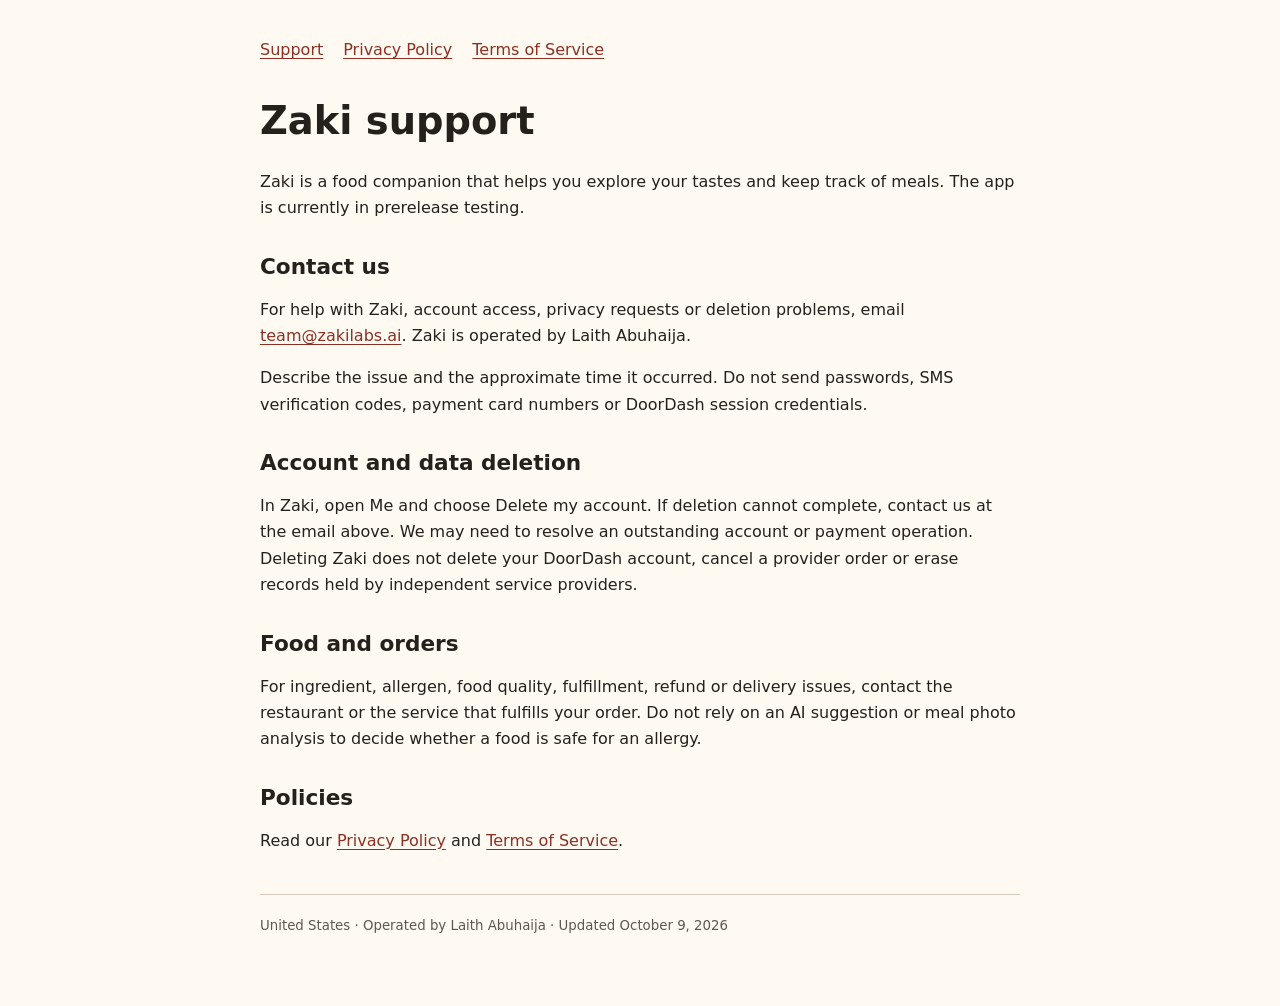
<file: index.html>
<!doctype html>
<html lang="en"><head><meta charset="utf-8"><meta name="viewport" content="width=device-width,initial-scale=1"><meta name="description" content="Zaki support, Privacy Policy and Terms of Service."><title>Zaki — Support and policies</title><link rel="stylesheet" href="style.css"></head><body><main>
<nav aria-label="Policies"><a href="index.html" aria-current="page">Support</a><a href="privacy.html">Privacy Policy</a><a href="terms.html">Terms of Service</a></nav>
<h1>Zaki support</h1><p>Zaki is a food companion that helps you explore your tastes and keep track of meals. The app is currently in prerelease testing.</p>
<h2>Contact us</h2><p>For help with Zaki, account access, privacy requests or deletion problems, email <a href="mailto:team@zakilabs.ai">team@zakilabs.ai</a>. Zaki is operated by Laith Abuhaija.</p><p>Describe the issue and the approximate time it occurred. Do not send passwords, SMS verification codes, payment card numbers or DoorDash session credentials.</p>
<h2>Account and data deletion</h2><p>In Zaki, open Me and choose Delete my account. If deletion cannot complete, contact us at the email above. We may need to resolve an outstanding account or payment operation. Deleting Zaki does not delete your DoorDash account, cancel a provider order or erase records held by independent service providers.</p>
<h2>Food and orders</h2><p>For ingredient, allergen, food quality, fulfillment, refund or delivery issues, contact the restaurant or the service that fulfills your order. Do not rely on an AI suggestion or meal photo analysis to decide whether a food is safe for an allergy.</p>
<h2>Policies</h2><p>Read our <a href="privacy.html">Privacy Policy</a> and <a href="terms.html">Terms of Service</a>.</p>
<footer><small>United States · Operated by Laith Abuhaija · Updated October 9, 2026</small></footer></main></body></html>
</file>
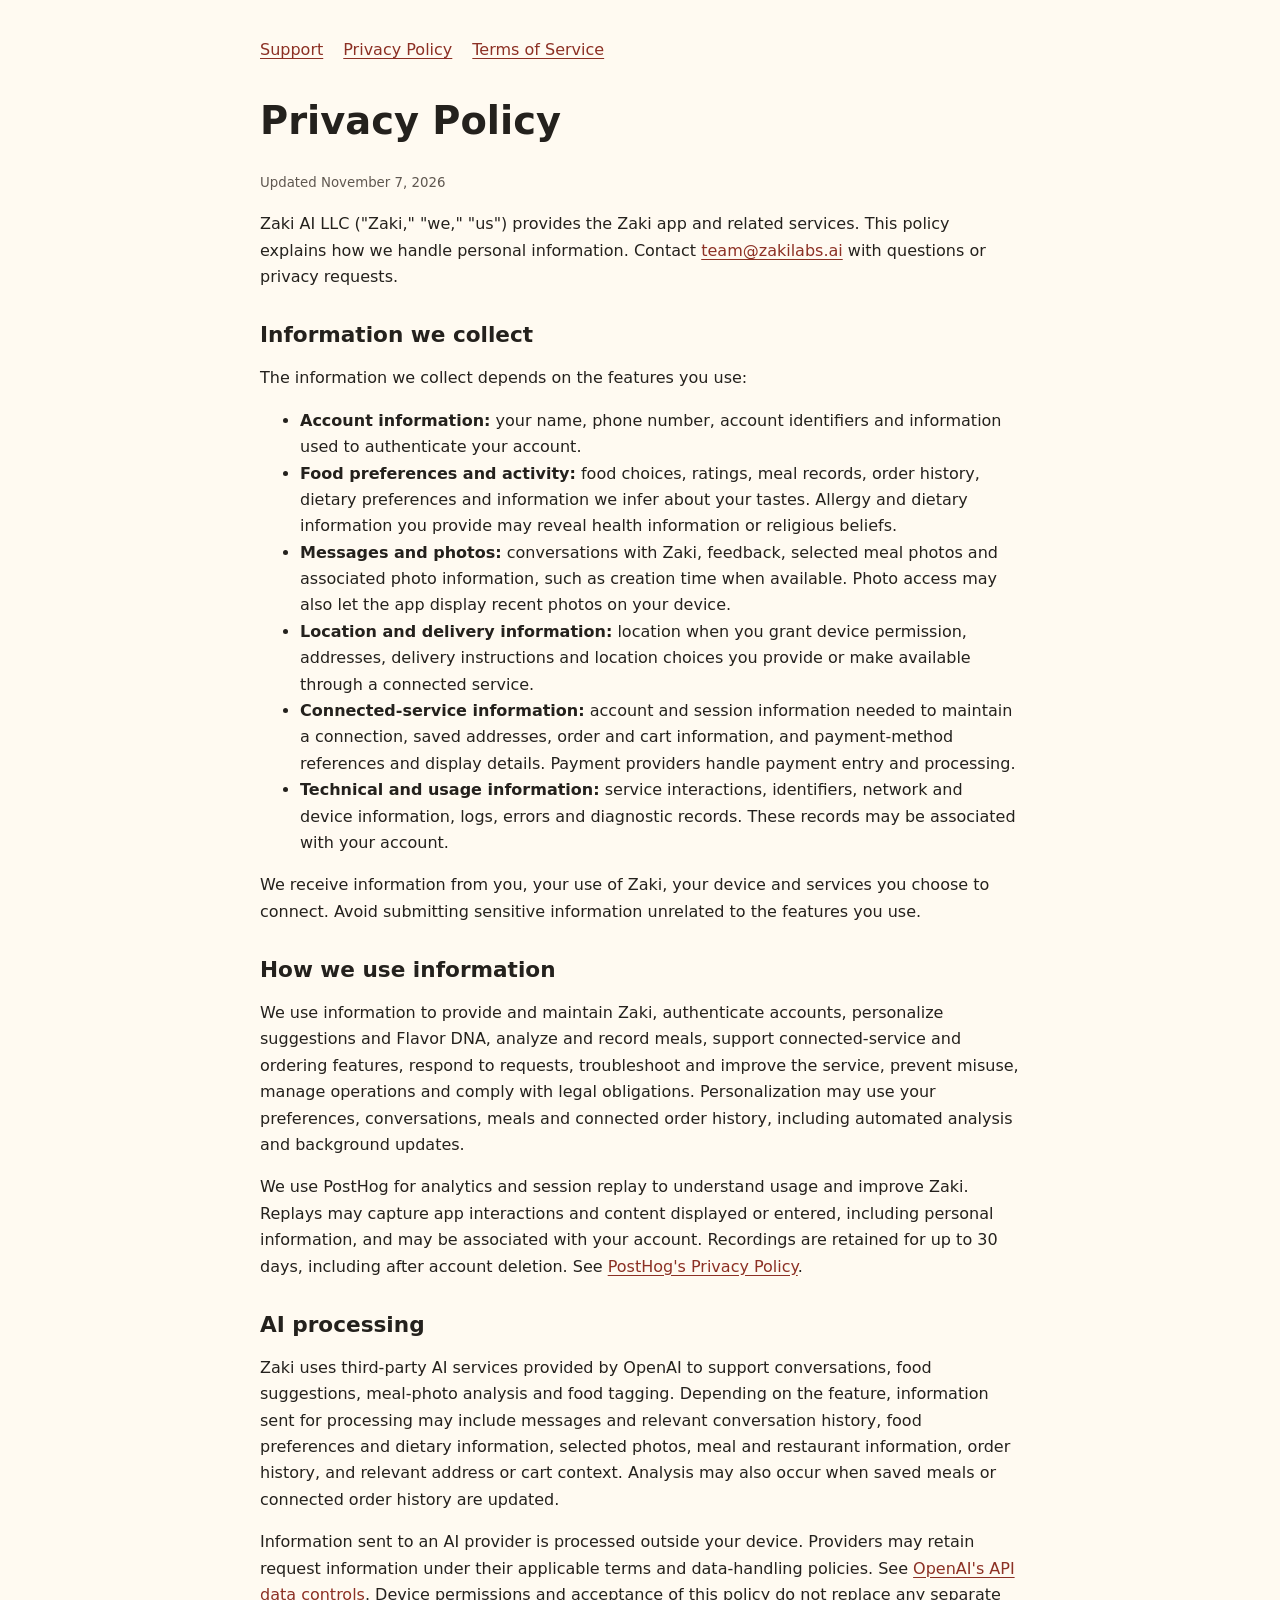
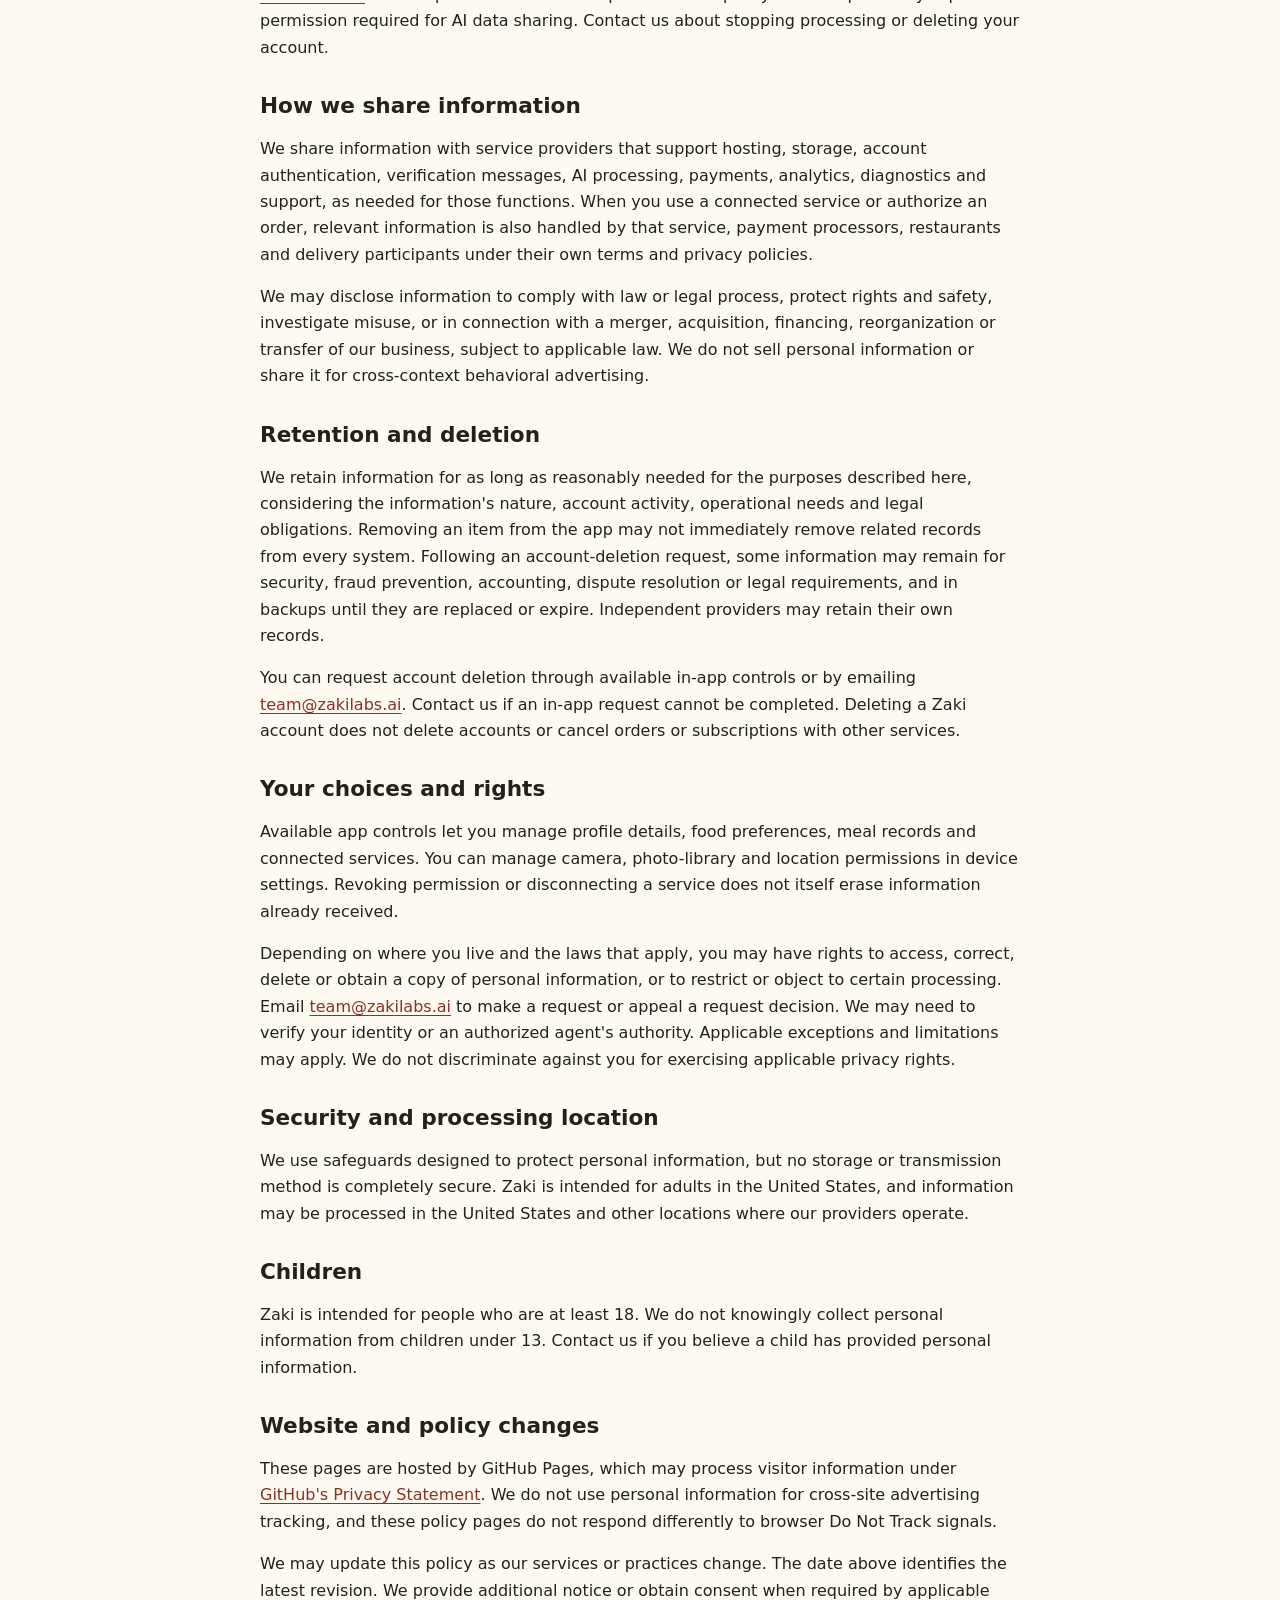
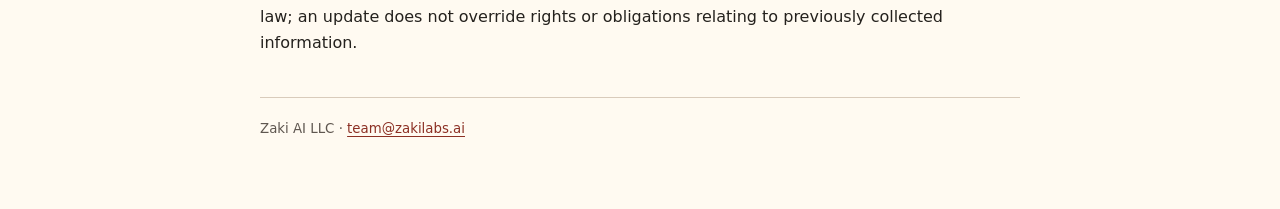
<file: privacy.html>
<!doctype html>
<html lang="en"><head><meta charset="utf-8"><meta name="viewport" content="width=device-width,initial-scale=1"><meta name="description" content="How Zaki AI LLC collects, uses and shares information when you use Zaki."><title>Zaki Privacy Policy</title><link rel="stylesheet" href="style.css"></head><body><main>
<nav aria-label="Policies"><a href="index.html">Support</a><a href="privacy.html" aria-current="page">Privacy Policy</a><a href="terms.html">Terms of Service</a></nav>
<h1>Privacy Policy</h1><p><small>Updated November 7, 2026</small></p>
<p>Zaki AI LLC ("Zaki," "we," "us") provides the Zaki app and related services. This policy explains how we handle personal information. Contact <a href="mailto:team@zakilabs.ai">team@zakilabs.ai</a> with questions or privacy requests.</p>
<h2>Information we collect</h2>
<p>The information we collect depends on the features you use:</p><ul>
<li><strong>Account information:</strong> your name, phone number, account identifiers and information used to authenticate your account.</li>
<li><strong>Food preferences and activity:</strong> food choices, ratings, meal records, order history, dietary preferences and information we infer about your tastes. Allergy and dietary information you provide may reveal health information or religious beliefs.</li>
<li><strong>Messages and photos:</strong> conversations with Zaki, feedback, selected meal photos and associated photo information, such as creation time when available. Photo access may also let the app display recent photos on your device.</li>
<li><strong>Location and delivery information:</strong> location when you grant device permission, addresses, delivery instructions and location choices you provide or make available through a connected service.</li>
<li><strong>Connected-service information:</strong> account and session information needed to maintain a connection, saved addresses, order and cart information, and payment-method references and display details. Payment providers handle payment entry and processing.</li>
<li><strong>Technical and usage information:</strong> service interactions, identifiers, network and device information, logs, errors and diagnostic records. These records may be associated with your account.</li></ul>
<p>We receive information from you, your use of Zaki, your device and services you choose to connect. Avoid submitting sensitive information unrelated to the features you use.</p>
<h2>How we use information</h2>
<p>We use information to provide and maintain Zaki, authenticate accounts, personalize suggestions and Flavor DNA, analyze and record meals, support connected-service and ordering features, respond to requests, troubleshoot and improve the service, prevent misuse, manage operations and comply with legal obligations. Personalization may use your preferences, conversations, meals and connected order history, including automated analysis and background updates.</p>
<p>We use PostHog for analytics and session replay to understand usage and improve Zaki. Replays may capture app interactions and content displayed or entered, including personal information, and may be associated with your account. Recordings are retained for up to 30 days, including after account deletion. See <a href="https://posthog.com/privacy">PostHog's Privacy Policy</a>.</p>
<h2>AI processing</h2>
<p>Zaki uses third-party AI services provided by OpenAI to support conversations, food suggestions, meal-photo analysis and food tagging. Depending on the feature, information sent for processing may include messages and relevant conversation history, food preferences and dietary information, selected photos, meal and restaurant information, order history, and relevant address or cart context. Analysis may also occur when saved meals or connected order history are updated.</p>
<p>Information sent to an AI provider is processed outside your device. Providers may retain request information under their applicable terms and data-handling policies. See <a href="https://platform.openai.com/docs/guides/your-data">OpenAI's API data controls</a>. Device permissions and acceptance of this policy do not replace any separate permission required for AI data sharing. Contact us about stopping processing or deleting your account.</p>
<h2>How we share information</h2>
<p>We share information with service providers that support hosting, storage, account authentication, verification messages, AI processing, payments, analytics, diagnostics and support, as needed for those functions. When you use a connected service or authorize an order, relevant information is also handled by that service, payment processors, restaurants and delivery participants under their own terms and privacy policies.</p>
<p>We may disclose information to comply with law or legal process, protect rights and safety, investigate misuse, or in connection with a merger, acquisition, financing, reorganization or transfer of our business, subject to applicable law. We do not sell personal information or share it for cross-context behavioral advertising.</p>
<h2>Retention and deletion</h2>
<p>We retain information for as long as reasonably needed for the purposes described here, considering the information's nature, account activity, operational needs and legal obligations. Removing an item from the app may not immediately remove related records from every system. Following an account-deletion request, some information may remain for security, fraud prevention, accounting, dispute resolution or legal requirements, and in backups until they are replaced or expire. Independent providers may retain their own records.</p>
<p>You can request account deletion through available in-app controls or by emailing <a href="mailto:team@zakilabs.ai">team@zakilabs.ai</a>. Contact us if an in-app request cannot be completed. Deleting a Zaki account does not delete accounts or cancel orders or subscriptions with other services.</p>
<h2>Your choices and rights</h2>
<p>Available app controls let you manage profile details, food preferences, meal records and connected services. You can manage camera, photo-library and location permissions in device settings. Revoking permission or disconnecting a service does not itself erase information already received.</p>
<p>Depending on where you live and the laws that apply, you may have rights to access, correct, delete or obtain a copy of personal information, or to restrict or object to certain processing. Email <a href="mailto:team@zakilabs.ai">team@zakilabs.ai</a> to make a request or appeal a request decision. We may need to verify your identity or an authorized agent's authority. Applicable exceptions and limitations may apply. We do not discriminate against you for exercising applicable privacy rights.</p>
<h2>Security and processing location</h2>
<p>We use safeguards designed to protect personal information, but no storage or transmission method is completely secure. Zaki is intended for adults in the United States, and information may be processed in the United States and other locations where our providers operate.</p>
<h2>Children</h2>
<p>Zaki is intended for people who are at least 18. We do not knowingly collect personal information from children under 13. Contact us if you believe a child has provided personal information.</p>
<h2>Website and policy changes</h2>
<p>These pages are hosted by GitHub Pages, which may process visitor information under <a href="https://docs.github.com/en/site-policy/privacy-policies/github-general-privacy-statement">GitHub's Privacy Statement</a>. We do not use personal information for cross-site advertising tracking, and these policy pages do not respond differently to browser Do Not Track signals.</p>
<p>We may update this policy as our services or practices change. The date above identifies the latest revision. We provide additional notice or obtain consent when required by applicable law; an update does not override rights or obligations relating to previously collected information.</p>
<footer><small>Zaki AI LLC · <a href="mailto:team@zakilabs.ai">team@zakilabs.ai</a></small></footer></main></body></html>
</file>
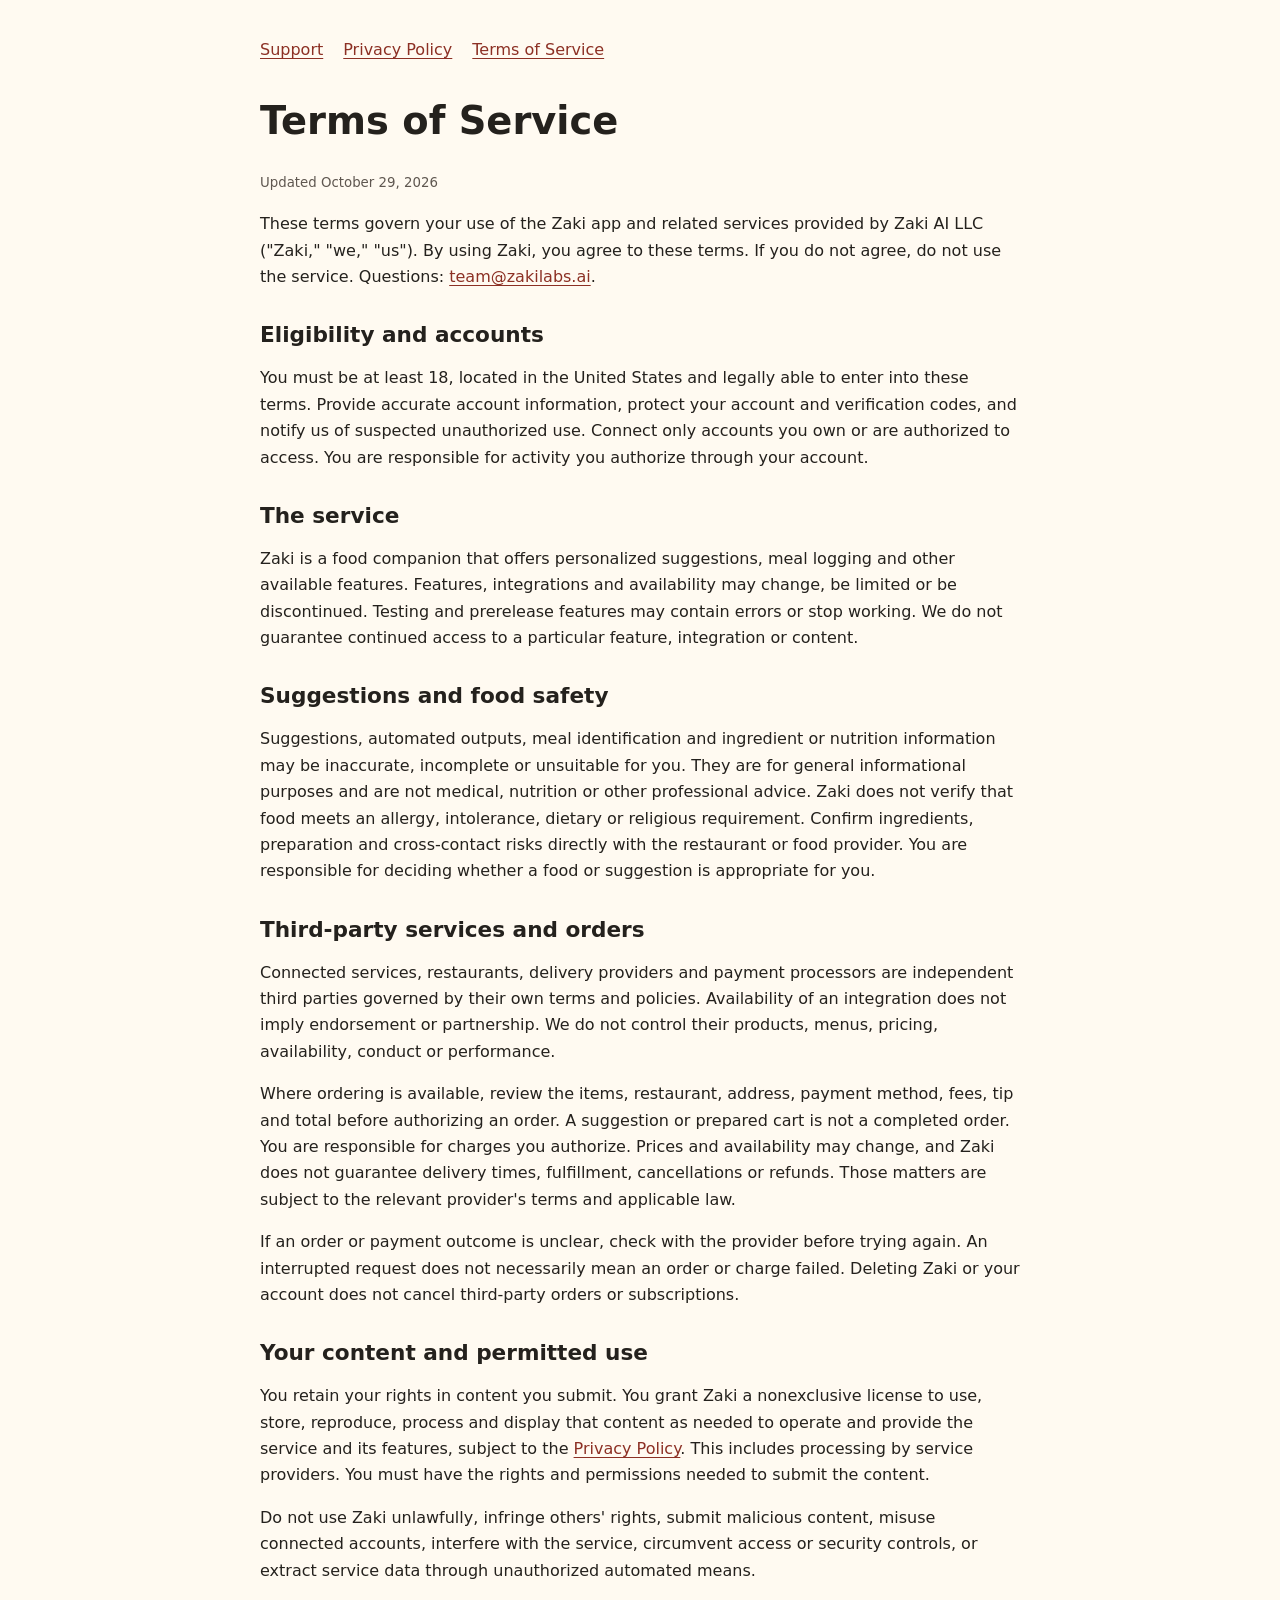
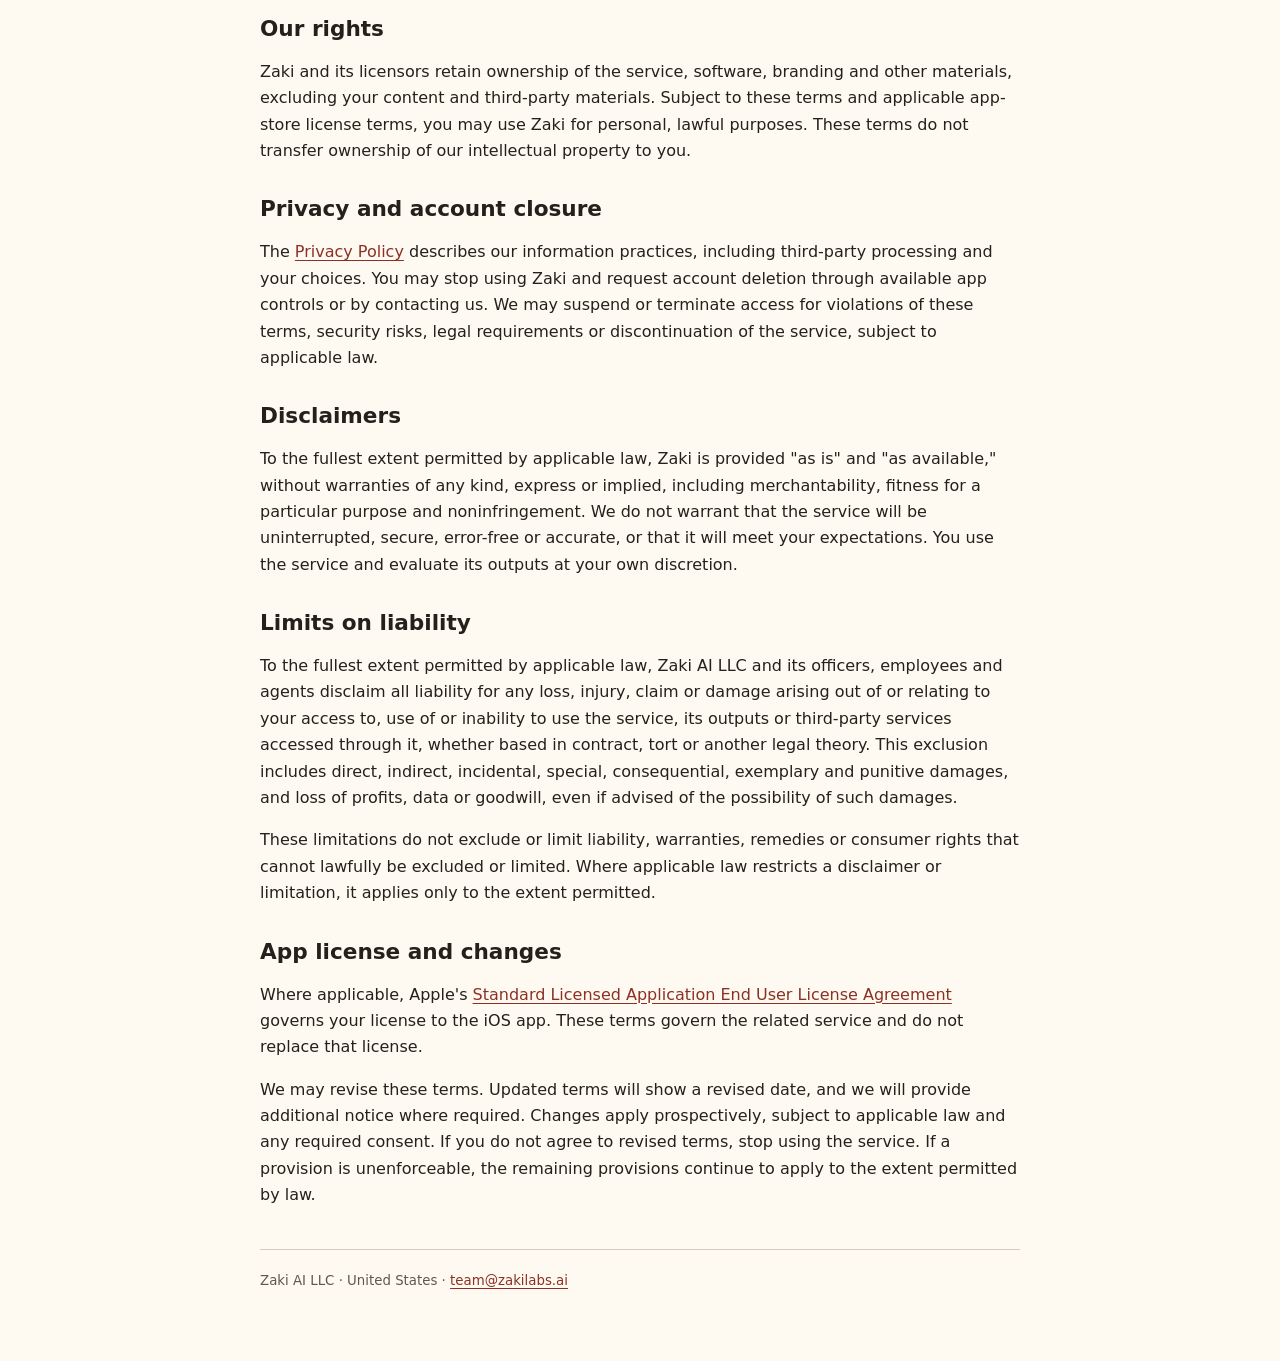
<file: terms.html>
<!doctype html>
<html lang="en"><head><meta charset="utf-8"><meta name="viewport" content="width=device-width,initial-scale=1"><meta name="description" content="Terms for using the Zaki food companion app."><title>Zaki Terms of Service</title><link rel="stylesheet" href="style.css"></head><body><main>
<nav aria-label="Policies"><a href="index.html">Support</a><a href="privacy.html">Privacy Policy</a><a href="terms.html" aria-current="page">Terms of Service</a></nav>
<h1>Terms of Service</h1><p><small>Updated October 29, 2026</small></p>
<p>These terms govern your use of the Zaki app and related services provided by Zaki AI LLC ("Zaki," "we," "us"). By using Zaki, you agree to these terms. If you do not agree, do not use the service. Questions: <a href="mailto:team@zakilabs.ai">team@zakilabs.ai</a>.</p>
<h2>Eligibility and accounts</h2>
<p>You must be at least 18, located in the United States and legally able to enter into these terms. Provide accurate account information, protect your account and verification codes, and notify us of suspected unauthorized use. Connect only accounts you own or are authorized to access. You are responsible for activity you authorize through your account.</p>
<h2>The service</h2>
<p>Zaki is a food companion that offers personalized suggestions, meal logging and other available features. Features, integrations and availability may change, be limited or be discontinued. Testing and prerelease features may contain errors or stop working. We do not guarantee continued access to a particular feature, integration or content.</p>
<h2>Suggestions and food safety</h2>
<p>Suggestions, automated outputs, meal identification and ingredient or nutrition information may be inaccurate, incomplete or unsuitable for you. They are for general informational purposes and are not medical, nutrition or other professional advice. Zaki does not verify that food meets an allergy, intolerance, dietary or religious requirement. Confirm ingredients, preparation and cross-contact risks directly with the restaurant or food provider. You are responsible for deciding whether a food or suggestion is appropriate for you.</p>
<h2>Third-party services and orders</h2>
<p>Connected services, restaurants, delivery providers and payment processors are independent third parties governed by their own terms and policies. Availability of an integration does not imply endorsement or partnership. We do not control their products, menus, pricing, availability, conduct or performance.</p>
<p>Where ordering is available, review the items, restaurant, address, payment method, fees, tip and total before authorizing an order. A suggestion or prepared cart is not a completed order. You are responsible for charges you authorize. Prices and availability may change, and Zaki does not guarantee delivery times, fulfillment, cancellations or refunds. Those matters are subject to the relevant provider's terms and applicable law.</p>
<p>If an order or payment outcome is unclear, check with the provider before trying again. An interrupted request does not necessarily mean an order or charge failed. Deleting Zaki or your account does not cancel third-party orders or subscriptions.</p>
<h2>Your content and permitted use</h2>
<p>You retain your rights in content you submit. You grant Zaki a nonexclusive license to use, store, reproduce, process and display that content as needed to operate and provide the service and its features, subject to the <a href="privacy.html">Privacy Policy</a>. This includes processing by service providers. You must have the rights and permissions needed to submit the content.</p>
<p>Do not use Zaki unlawfully, infringe others' rights, submit malicious content, misuse connected accounts, interfere with the service, circumvent access or security controls, or extract service data through unauthorized automated means.</p>
<h2>Our rights</h2>
<p>Zaki and its licensors retain ownership of the service, software, branding and other materials, excluding your content and third-party materials. Subject to these terms and applicable app-store license terms, you may use Zaki for personal, lawful purposes. These terms do not transfer ownership of our intellectual property to you.</p>
<h2>Privacy and account closure</h2>
<p>The <a href="privacy.html">Privacy Policy</a> describes our information practices, including third-party processing and your choices. You may stop using Zaki and request account deletion through available app controls or by contacting us. We may suspend or terminate access for violations of these terms, security risks, legal requirements or discontinuation of the service, subject to applicable law.</p>
<h2>Disclaimers</h2>
<p>To the fullest extent permitted by applicable law, Zaki is provided "as is" and "as available," without warranties of any kind, express or implied, including merchantability, fitness for a particular purpose and noninfringement. We do not warrant that the service will be uninterrupted, secure, error-free or accurate, or that it will meet your expectations. You use the service and evaluate its outputs at your own discretion.</p>
<h2>Limits on liability</h2>
<p>To the fullest extent permitted by applicable law, Zaki AI LLC and its officers, employees and agents disclaim all liability for any loss, injury, claim or damage arising out of or relating to your access to, use of or inability to use the service, its outputs or third-party services accessed through it, whether based in contract, tort or another legal theory. This exclusion includes direct, indirect, incidental, special, consequential, exemplary and punitive damages, and loss of profits, data or goodwill, even if advised of the possibility of such damages.</p>
<p>These limitations do not exclude or limit liability, warranties, remedies or consumer rights that cannot lawfully be excluded or limited. Where applicable law restricts a disclaimer or limitation, it applies only to the extent permitted.</p>
<h2>App license and changes</h2>
<p>Where applicable, Apple's <a href="https://www.apple.com/legal/internet-services/itunes/dev/stdeula/">Standard Licensed Application End User License Agreement</a> governs your license to the iOS app. These terms govern the related service and do not replace that license.</p>
<p>We may revise these terms. Updated terms will show a revised date, and we will provide additional notice where required. Changes apply prospectively, subject to applicable law and any required consent. If you do not agree to revised terms, stop using the service. If a provision is unenforceable, the remaining provisions continue to apply to the extent permitted by law.</p>
<footer><small>Zaki AI LLC · United States · <a href="mailto:team@zakilabs.ai">team@zakilabs.ai</a></small></footer></main></body></html>
</file>
<file: style.css>
:root{color-scheme:light;font-family:system-ui,-apple-system,BlinkMacSystemFont,"Segoe UI",sans-serif;color:#24211d;background:#fffaf1}body{margin:0}main{max-width:760px;margin:0 auto;padding:40px 24px 72px}nav{display:flex;flex-wrap:wrap;gap:20px;margin-bottom:40px}a{color:#8c3024;text-underline-offset:3px}a:focus-visible{outline:3px solid #8c3024;outline-offset:4px}h1{font-size:2.4rem;line-height:1.15}h2{font-size:1.35rem;margin-top:32px}p,li{line-height:1.65}small{color:#5f5750}.notice{padding:16px;border:1px solid #b5a28c;border-radius:8px;background:#fff3df}footer{border-top:1px solid #d9cbbb;margin-top:40px;padding-top:20px} @media(max-width:480px){main{padding:24px 18px 48px}h1{font-size:2rem}}
</file>
